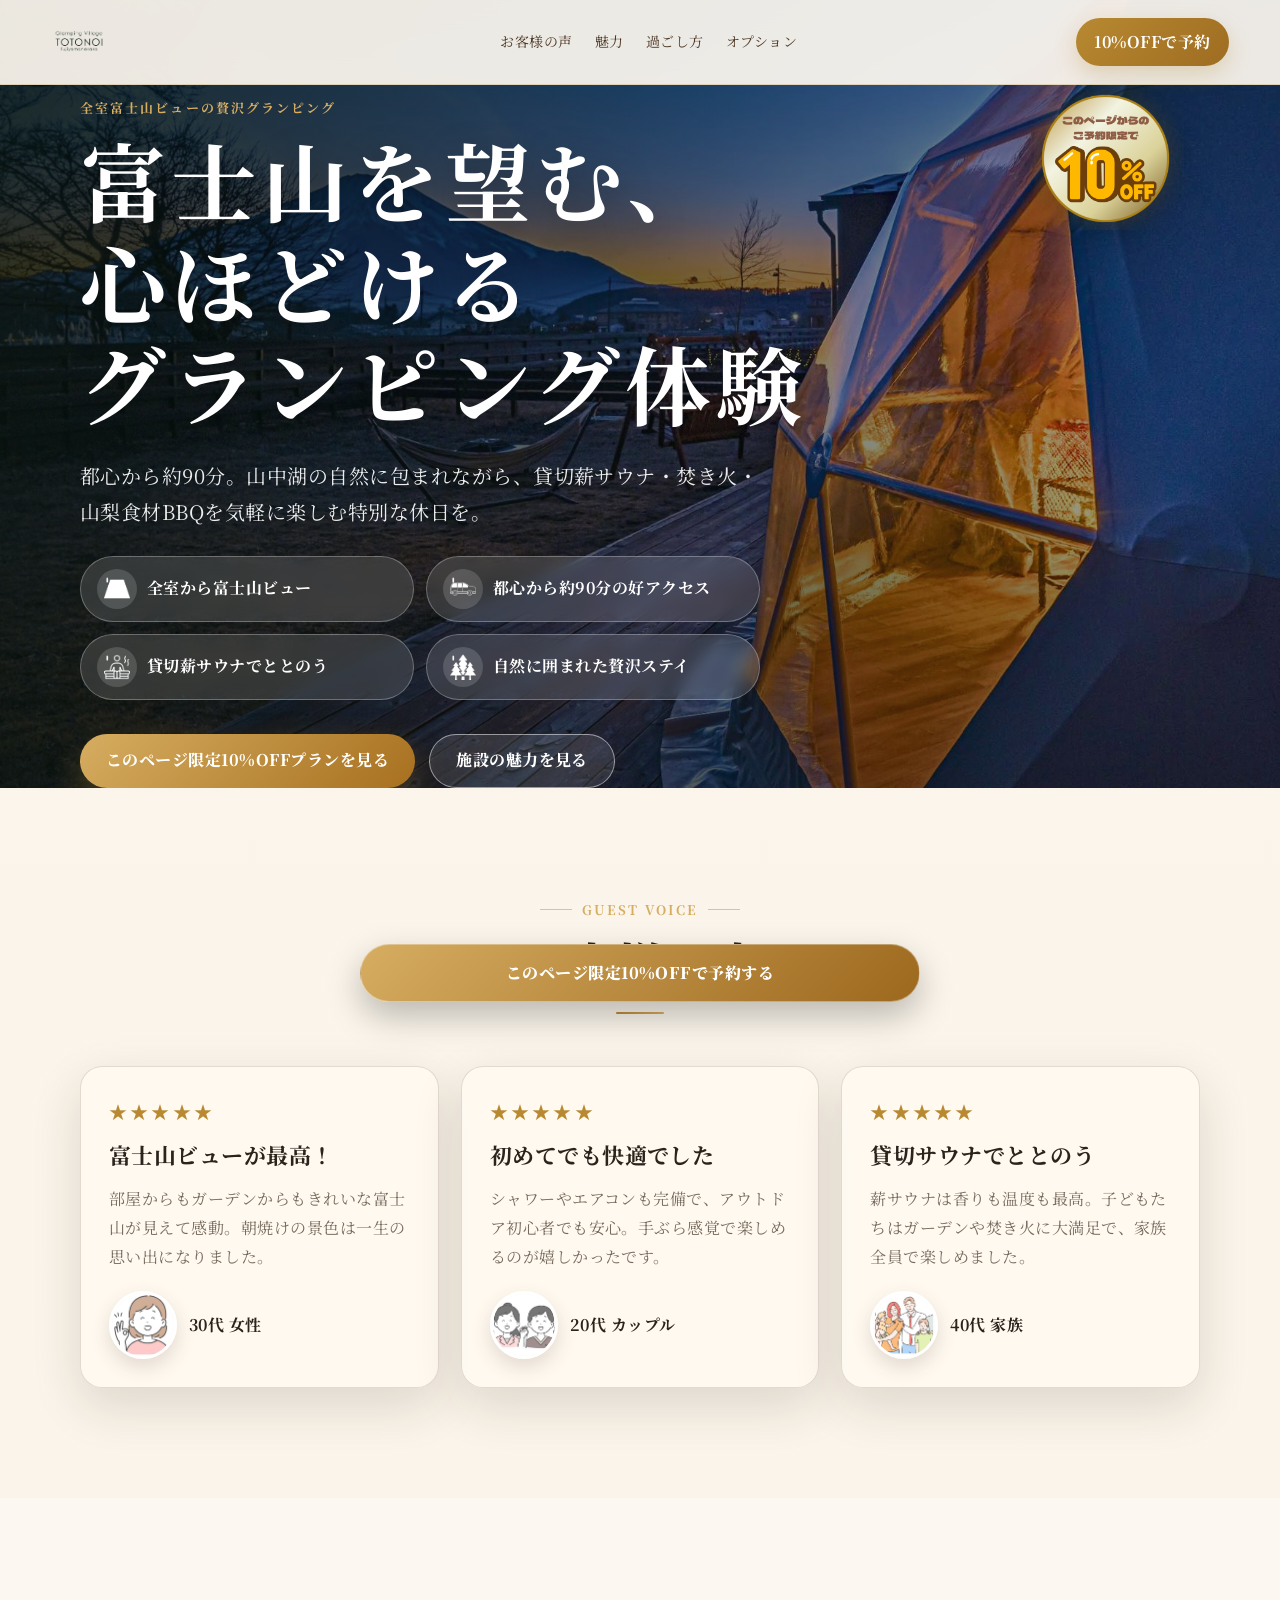
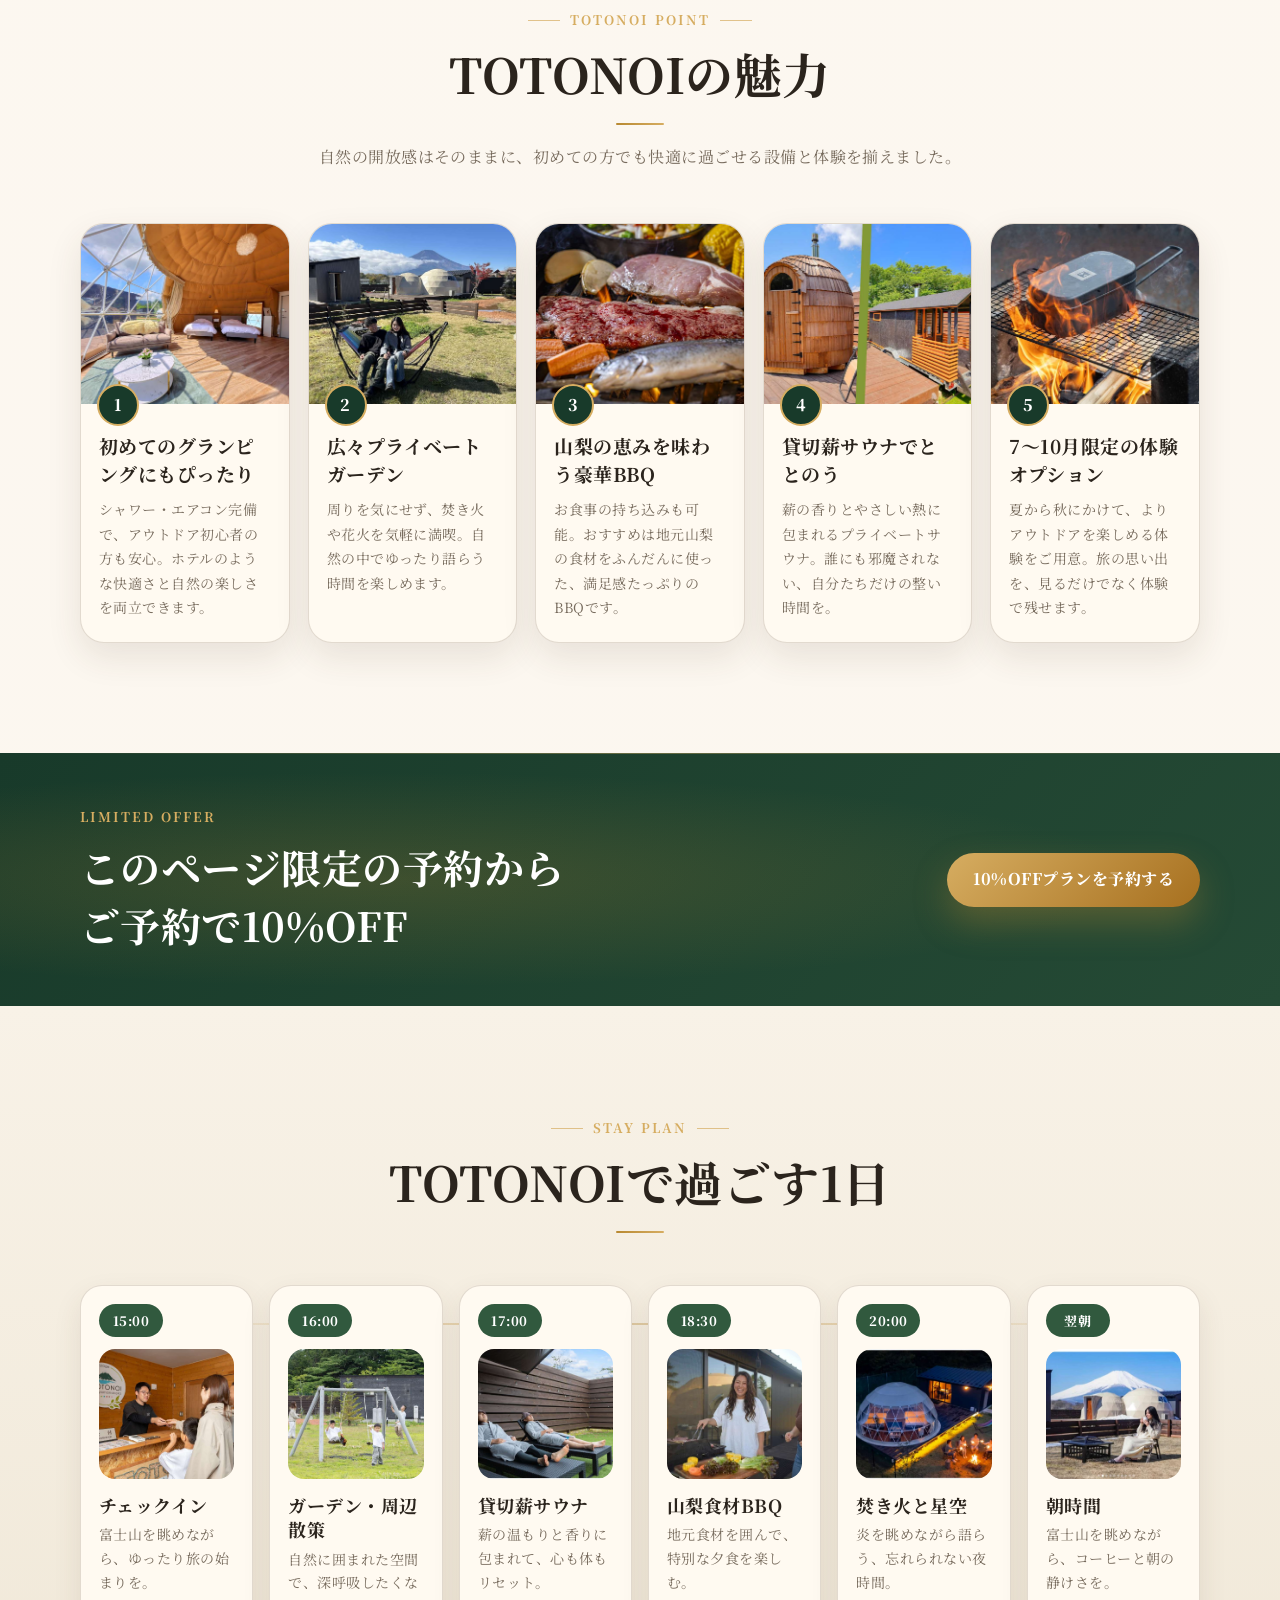
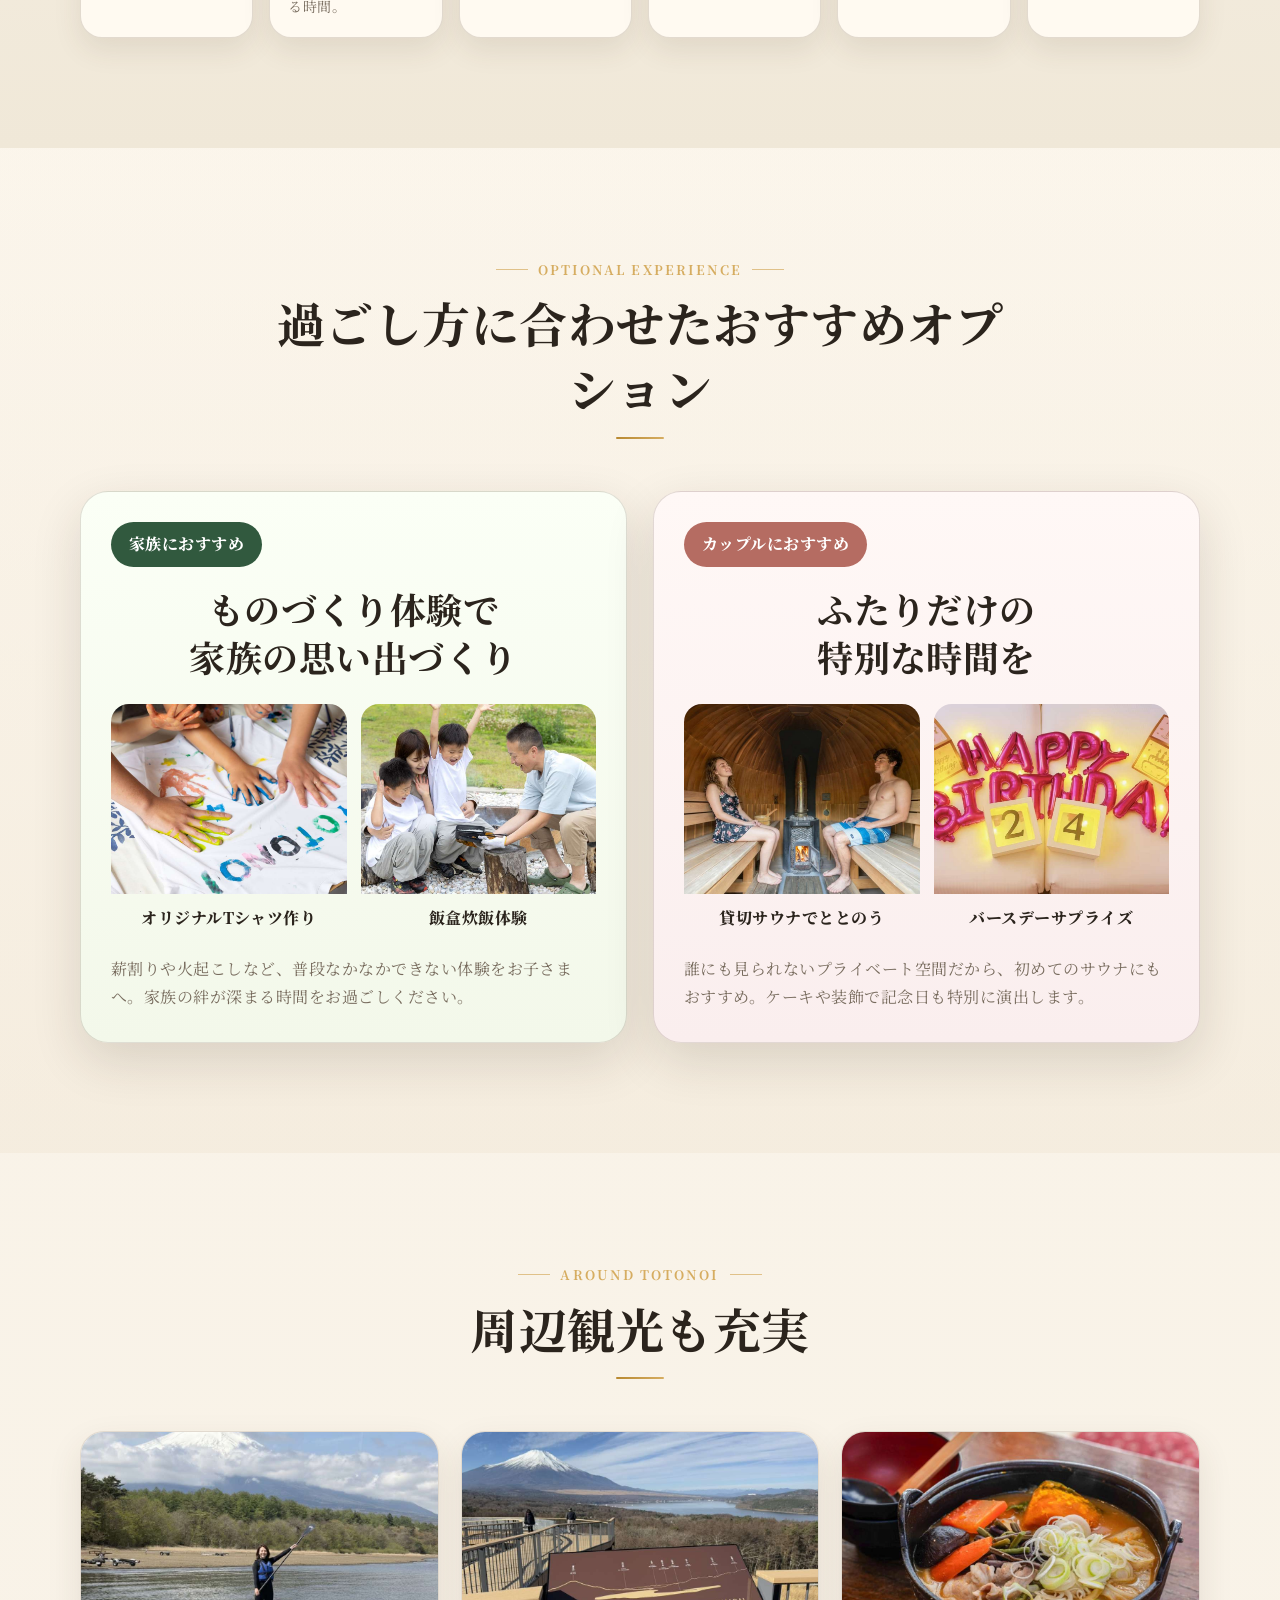
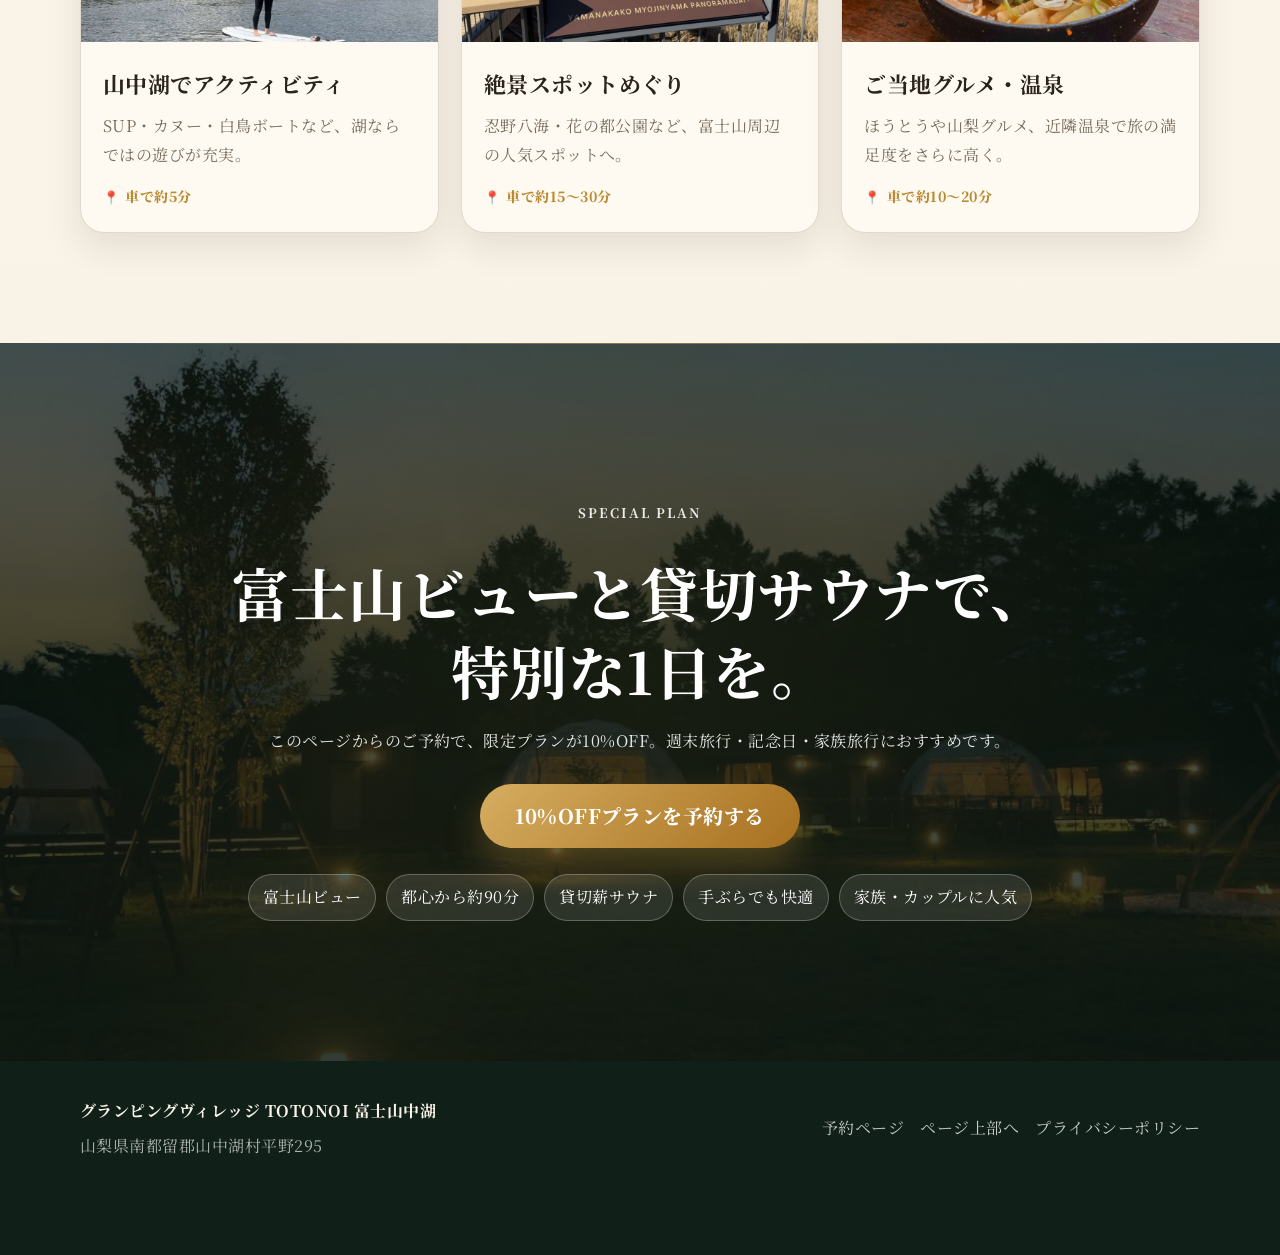
<file: index.html>
<!doctype html>
<html lang="ja">
<head>
  <meta charset="utf-8">
  <meta name="viewport" content="width=device-width, initial-scale=1">
  <title>グランピングヴィレッジTOTONOI 富士山中湖｜LP限定10%OFF</title>
  <meta name="description" content="全室富士山ビュー。都心から約90分、貸切薪サウナと山梨食材BBQを楽しむ山中湖のグランピング。LP限定10%OFFプランはこちら。">
  <meta property="og:title" content="TOTONOI 富士山中湖｜富士山を望むグランピング体験">
  <meta property="og:description" content="全室富士山ビュー、都心から約90分。貸切薪サウナ・BBQ・焚き火・周辺観光を楽しめるグランピング。">
  <meta property="og:type" content="website">
  <meta property="og:image" content="images/hero-mv.jpg">
  <link rel="preconnect" href="https://fonts.googleapis.com">
  <link rel="preconnect" href="https://fonts.gstatic.com" crossorigin>
  <link href="https://fonts.googleapis.com/css2?family=Noto+Serif+JP:wght@400;700;900&display=swap" rel="stylesheet">
  <link rel="stylesheet" href="style.css">

  <!-- Google tag (gtag.js) / GA4 -->
  <script async src="https://www.googletagmanager.com/gtag/js?id=G-E17Z6DEL7V"></script>
  <script>
    window.dataLayer = window.dataLayer || [];
    function gtag(){dataLayer.push(arguments);}
    gtag('js', new Date());

    gtag('config', 'G-E17Z6DEL7V');
  </script>

  <!-- 予約ボタンクリック計測 -->
  <script>
    document.addEventListener('click', function (event) {
      const link = event.target.closest('a');

      if (!link) return;

      const href = link.getAttribute('href') || '';
      const isReserveButton =
        link.classList.contains('js-reserve-link') ||
        href.includes('reserve.489ban.net');

      if (!isReserveButton) return;

      if (typeof gtag === 'function') {
        gtag('event', 'reserve_click', {
          event_category: 'reservation',
          event_label: href,
          value: 1,
          transport_type: 'beacon'
        });
      }
    });
  </script>
</head>
<body>
  <!-- 予約URLはここを書き換えてください -->
  <!-- 例：const RESERVATION_URL = "https://reserve.489ban.net/client/g-totonoi/0/plan/id/xxxxx/stay"; は script.js 側にもあります -->

  <header class="site-header" aria-label="ページヘッダー">
    <a class="brand" href="#top" aria-label="TOTONOIトップへ">
      <img src="images/logo type.png" alt="Glamping Village TOTONOI Fujiyamanakako" class="brand-logo">
    </a>
    <nav class="header-nav" aria-label="主要ナビゲーション">
      <a href="#voices">お客様の声</a>
      <a href="#features">魅力</a>
      <a href="#schedule">過ごし方</a>
      <a href="#options">オプション</a>
    </nav>
    <a class="header-cta js-reserve-link" href="#reserve">10%OFFで予約</a>
  </header>

  <main id="top">
    <section class="hero" aria-label="ファーストビュー">
      <div class="hero-bg" aria-hidden="true"></div>
      <div class="hero-overlay" aria-hidden="true"></div>
      <div class="hero-content container">
        <div class="discount-badge">
          <img src="images/10off.png" alt="このページからのご予約限定で10%OFF">
        </div>
        <p class="eyebrow">全室富士山ビューの贅沢グランピング</p>
        <h1>富士山を望む、<br>心ほどける<br>グランピング体験</h1>
        <p class="hero-lead">都心から約90分。山中湖の自然に包まれながら、貸切薪サウナ・焚き火・山梨食材BBQを気軽に楽しむ特別な休日を。</p>
        <ul class="hero-points" aria-label="TOTONOIの特徴">
          <li><span><img src="images/fujisan.png" alt="富士山"></span>全室から富士山ビュー</li>
          <li><span><img src="images/car.png" alt="アクセス"></span>都心から約90分の好アクセス</li>
          <li><span><img src="images/sauna.png" alt="サウナ"></span>貸切薪サウナでととのう</li>
          <li><span><img src="images/forest.png" alt="自然"></span>自然に囲まれた贅沢ステイ</li>
        </ul>
        <div class="hero-actions">
          <a class="btn btn-primary js-reserve-link" href="#reserve">このページ限定10%OFFプランを見る</a>
          <a class="btn btn-ghost" href="#features">施設の魅力を見る</a>
        </div>
      </div>
    </section>

    <section id="voices" class="section voices">
      <div class="container">
        <div class="section-heading">
          <p class="eyebrow">Guest Voice</p>
          <h2>お客様の声</h2>
        </div>
        <div class="voice-grid">
          <article class="voice-card">
            <div class="stars" aria-label="5つ星">★★★★★</div>
            <h3>富士山ビューが最高！</h3>
            <p>部屋からもガーデンからもきれいな富士山が見えて感動。朝焼けの景色は一生の思い出になりました。</p>
            <div class="voice-person">
              <img src="images/voice-01.jpg" alt="30代女性の手書きイラスト" loading="lazy">
              <span>30代 女性</span>
            </div>
          </article>
          <article class="voice-card">
            <div class="stars" aria-label="5つ星">★★★★★</div>
            <h3>初めてでも快適でした</h3>
            <p>シャワーやエアコンも完備で、アウトドア初心者でも安心。手ぶら感覚で楽しめるのが嬉しかったです。</p>
            <div class="voice-person">
              <img src="images/voice-02.jpg" alt="20代カップルの手書きイラスト" loading="lazy">
              <span>20代 カップル</span>
            </div>
          </article>
          <article class="voice-card">
            <div class="stars" aria-label="5つ星">★★★★★</div>
            <h3>貸切サウナでととのう</h3>
            <p>薪サウナは香りも温度も最高。子どもたちはガーデンや焚き火に大満足で、家族全員で楽しめました。</p>
            <div class="voice-person">
              <img src="images/voice-03.jpg" alt="40代家族の手書きイラスト" loading="lazy">
              <span>40代 家族</span>
            </div>
          </article>
        </div>
      </div>
    </section>

    <section id="features" class="section features">
      <div class="container">
        <div class="section-heading">
          <p class="eyebrow">TOTONOI Point</p>
          <h2>TOTONOIの魅力</h2>
          <p>自然の開放感はそのままに、初めての方でも快適に過ごせる設備と体験を揃えました。</p>
        </div>
        <div class="feature-grid">
          <article class="feature-card">
            <img src="images/feature-room.jpg" alt="快適なグランピング客室" loading="lazy">
            <div class="feature-body">
              <span class="feature-mark">1</span>
              <h3>初めてのグランピングにもぴったり</h3>
              <p>シャワー・エアコン完備で、アウトドア初心者の方も安心。ホテルのような快適さと自然の楽しさを両立できます。</p>
            </div>
          </article>
          <article class="feature-card">
            <img src="images/feature-garden.jpg" alt="焚き火や花火を楽しめるプライベートガーデン" loading="lazy">
            <div class="feature-body">
              <span class="feature-mark">2</span>
              <h3>広々プライベートガーデン</h3>
              <p>周りを気にせず、焚き火や花火を気軽に満喫。自然の中でゆったり語らう時間を楽しめます。</p>
            </div>
          </article>
          <article class="feature-card">
            <img src="images/feature-bbq.jpg" alt="山梨食材を使った豪華BBQ" loading="lazy">
            <div class="feature-body">
              <span class="feature-mark">3</span>
              <h3>山梨の恵みを味わう豪華BBQ</h3>
              <p>お食事の持ち込みも可能。おすすめは地元山梨の食材をふんだんに使った、満足感たっぷりのBBQです。</p>
            </div>
          </article>
          <article class="feature-card">
            <img src="images/feature-sauna.jpg" alt="貸切薪サウナ" loading="lazy">
            <div class="feature-body">
              <span class="feature-mark">4</span>
              <h3>貸切薪サウナでととのう</h3>
              <p>薪の香りとやさしい熱に包まれるプライベートサウナ。誰にも邪魔されない、自分たちだけの整い時間を。</p>
            </div>
          </article>
          <article class="feature-card">
            <img src="images/feature-option.jpg" alt="季節限定アウトドア体験" loading="lazy">
            <div class="feature-body">
              <span class="feature-mark">5</span>
              <h3>7〜10月限定の体験オプション</h3>
              <p>夏から秋にかけて、よりアウトドアを楽しめる体験をご用意。旅の思い出を、見るだけでなく体験で残せます。</p>
            </div>
          </article>
        </div>
      </div>
    </section>

    <section class="section offer-band" aria-label="限定予約特典">
      <div class="container offer-inner">
        <div>
          <p class="eyebrow">Limited Offer</p>
          <h2>このページ限定の予約から<br>ご予約で10%OFF</h2>
        </div>
        <a class="btn btn-primary js-reserve-link" href="#reserve">10%OFFプランを予約する</a>
      </div>
    </section>

    <section id="schedule" class="section schedule">
      <div class="container">
        <div class="section-heading">
          <p class="eyebrow">Stay Plan</p>
          <h2>TOTONOIで過ごす1日</h2>
        </div>
        <div class="timeline">
          <article class="timeline-card">
            <span class="time">15:00</span>
            <img src="images/day-checkin.jpg" alt="チェックインと富士山ビュー" loading="lazy">
            <h3>チェックイン</h3>
            <p>富士山を眺めながら、ゆったり旅の始まりを。</p>
          </article>
          <article class="timeline-card">
            <span class="time">16:00</span>
            <img src="images/day-walk.jpg" alt="ガーデンや周辺散策" loading="lazy">
            <h3>ガーデン・周辺散策</h3>
            <p>自然に囲まれた空間で、深呼吸したくなる時間。</p>
          </article>
          <article class="timeline-card">
            <span class="time">17:00</span>
            <img src="images/day-sauna.jpg" alt="貸切薪サウナ" loading="lazy">
            <h3>貸切薪サウナ</h3>
            <p>薪の温もりと香りに包まれて、心も体もリセット。</p>
          </article>
          <article class="timeline-card">
            <span class="time">18:30</span>
            <img src="images/day-bbq.jpg" alt="山梨食材BBQ" loading="lazy">
            <h3>山梨食材BBQ</h3>
            <p>地元食材を囲んで、特別な夕食を楽しむ。</p>
          </article>
          <article class="timeline-card">
            <span class="time">20:00</span>
            <img src="images/day-fire.jpg" alt="焚き火と星空" loading="lazy">
            <h3>焚き火と星空</h3>
            <p>炎を眺めながら語らう、忘れられない夜時間。</p>
          </article>
          <article class="timeline-card">
            <span class="time">翌朝</span>
            <img src="images/day-morning.jpg" alt="富士山を眺める朝時間" loading="lazy">
            <h3>朝時間</h3>
            <p>富士山を眺めながら、コーヒーと朝の静けさを。</p>
          </article>
        </div>
      </div>
    </section>

    <section id="options" class="section options">
      <div class="container">
        <div class="section-heading">
          <p class="eyebrow">Optional Experience</p>
          <h2>過ごし方に合わせたおすすめオプション</h2>
        </div>
        <div class="option-grid">
          <article class="option-card option-family">
            <span class="option-label">家族におすすめ</span>
            <h3>ものづくり体験で<br>家族の思い出づくり</h3>
            <div class="option-images">
              <figure>
                <img src="images/family-tshirt.jpg" alt="親子でTシャツづくり" loading="lazy">
                <figcaption>オリジナルTシャツ作り</figcaption>
              </figure>
              <figure>
                <img src="images/family-cooking.jpg" alt="飯盒炊飯体験" loading="lazy">
                <figcaption>飯盒炊飯体験</figcaption>
              </figure>
            </div>
            <p>薪割りや火起こしなど、普段なかなかできない体験をお子さまへ。家族の絆が深まる時間をお過ごしください。</p>
          </article>
          <article class="option-card option-couple">
            <span class="option-label">カップルにおすすめ</span>
            <h3>ふたりだけの<br>特別な時間を</h3>
            <div class="option-images">
              <figure>
                <img src="images/couple-sauna.jpg" alt="カップルで貸切サウナ" loading="lazy">
                <figcaption>貸切サウナでととのう</figcaption>
              </figure>
              <figure>
                <img src="images/couple-birthday.jpg" alt="バースデーサプライズ" loading="lazy">
                <figcaption>バースデーサプライズ</figcaption>
              </figure>
            </div>
            <p>誰にも見られないプライベート空間だから、初めてのサウナにもおすすめ。ケーキや装飾で記念日も特別に演出します。</p>
          </article>
        </div>
      </div>
    </section>

    <section class="section sightseeing">
      <div class="container">
        <div class="section-heading">
          <p class="eyebrow">Around TOTONOI</p>
          <h2>周辺観光も充実</h2>
        </div>
        <div class="spot-grid">
          <article class="spot-card">
            <img src="images/spot-yamanakako.jpg" alt="山中湖アクティビティ" loading="lazy">
            <div>
              <h3>山中湖でアクティビティ</h3>
              <p>SUP・カヌー・白鳥ボートなど、湖ならではの遊びが充実。</p>
              <span>車で約5分</span>
            </div>
          </article>
          <article class="spot-card">
            <img src="images/spot-fuji-view.jpg" alt="富士山周辺の絶景スポット" loading="lazy">
            <div>
              <h3>絶景スポットめぐり</h3>
              <p>忍野八海・花の都公園など、富士山周辺の人気スポットへ。</p>
              <span>車で約15〜30分</span>
            </div>
          </article>
          <article class="spot-card">
            <img src="images/spot-gourmet.jpg" alt="山梨グルメ" loading="lazy">
            <div>
              <h3>ご当地グルメ・温泉</h3>
              <p>ほうとうや山梨グルメ、近隣温泉で旅の満足度をさらに高く。</p>
              <span>車で約10〜20分</span>
            </div>
          </article>
        </div>
      </div>
    </section>

    <section id="reserve" class="final-cta">
      <div class="final-bg" aria-hidden="true"></div>
      <div class="final-overlay" aria-hidden="true"></div>
      <div class="container final-content">
        <p class="eyebrow">Special Plan</p>
        <h2>富士山ビューと貸切サウナで、<br>特別な1日を。</h2>
        <p>このページからのご予約で、限定プランが10%OFF。週末旅行・記念日・家族旅行におすすめです。</p>
        <a class="btn btn-primary btn-large js-reserve-link" href="#">10%OFFプランを予約する</a>
        <ul class="final-points">
          <li>富士山ビュー</li>
          <li>都心から約90分</li>
          <li>貸切薪サウナ</li>
          <li>手ぶらでも快適</li>
          <li>家族・カップルに人気</li>
        </ul>
      </div>
    </section>
  </main>

  <footer class="site-footer">
    <div class="container footer-inner">
      <div>
        <strong>グランピングヴィレッジ TOTONOI 富士山中湖</strong>
        <p>山梨県南都留郡山中湖村平野295</p>
      </div>
      <div class="footer-links">
        <a class="js-reserve-link" href="#reserve">予約ページ</a>
        <a href="#top">ページ上部へ</a>
        <a href="privacy.html">プライバシーポリシー</a>
      </div>
    </div>
  </footer>

  <div class="floating-cta" aria-label="固定予約ボタン">
    <a class="js-reserve-link" href="#reserve">このページ限定10%OFFで予約する</a>
  </div>

  <script src="script.js"></script>
</body>
</html>
</file>
<file: style.css>
:root {
  --bg: #f8f2e7;
  --paper: #fffaf1;
  --paper-2: #f0e5d3;
  --green: #183a2a;
  --green-2: #31593e;
  --gold: #b88931;
  --gold-2: #d6ad61;
  --brown: #4d3624;
  --text: #2b241d;
  --muted: #776b5d;
  --line: rgba(77, 54, 36, 0.16);
  --shadow: 0 18px 50px rgba(52, 34, 18, 0.14);
  --shadow-hover: 0 28px 60px rgba(52, 34, 18, 0.20);
  --radius: 22px;
  --container: 1120px;
}

* { box-sizing: border-box; }
html { scroll-behavior: smooth; }
body {
  margin: 0;
  color: var(--text);
  background:
    radial-gradient(circle at top left, rgba(214,173,97,.18), transparent 34rem),
    linear-gradient(180deg, #fbf5eb, var(--bg));
  font-family: "Noto Serif JP", "Yu Mincho", "Hiragino Mincho ProN", serif;
  line-height: 1.8;
  letter-spacing: 0.03em;
}
img { max-width: 100%; display: block; }
a { color: inherit; text-decoration: none; }
.container { width: min(var(--container), calc(100% - 40px)); margin-inline: auto; }
.sp-only { display: none; }

/* =====================
   LOGO
===================== */
.brand-logo {
  height: 56px;
  width: auto;
  display: block;
  filter: brightness(0) saturate(100%) invert(18%) sepia(18%) saturate(800%) hue-rotate(90deg) brightness(80%);
}
@media (max-width: 780px) {
  .brand-logo { height: 40px; }
}

/* =====================
   FADE-IN ANIMATION
===================== */
.fade-in {
  opacity: 0;
  transform: translateY(28px);
  transition: opacity .6s ease, transform .6s ease;
}
.fade-in.is-visible {
  opacity: 1;
  transform: translateY(0);
}
.fade-in:nth-child(2) { transition-delay: .1s; }
.fade-in:nth-child(3) { transition-delay: .2s; }
.fade-in:nth-child(4) { transition-delay: .3s; }
.fade-in:nth-child(5) { transition-delay: .4s; }
.fade-in:nth-child(6) { transition-delay: .5s; }

/* =====================
   HEADER
===================== */
.site-header {
  position: fixed;
  top: 0;
  left: 0;
  right: 0;
  z-index: 50;
  display: flex;
  align-items: center;
  justify-content: space-between;
  gap: 24px;
  padding: 14px clamp(18px, 4vw, 54px);
  background: rgba(255, 250, 241, 0.92);
  border-bottom: 1px solid rgba(184, 137, 49, .25);
  backdrop-filter: blur(14px);
  transition: transform .25s ease, box-shadow .25s ease;
}
.site-header.is-scrolled { box-shadow: 0 10px 30px rgba(24, 58, 42, .12); }
.brand { display: grid; line-height: 1.05; min-width: 170px; }
.brand-sub, .brand span:last-child { font-size: 11px; letter-spacing: .16em; }
.brand strong { font-size: 28px; letter-spacing: .08em; }
.header-nav { display: flex; gap: 22px; font-size: 14px; color: var(--brown); }
.header-nav a { position: relative; }
.header-nav a::after {
  content: "";
  position: absolute;
  left: 0;
  bottom: -5px;
  width: 0;
  height: 1px;
  background: var(--gold);
  transition: width .25s ease;
}
.header-nav a:hover::after { width: 100%; }
.header-cta {
  padding: 10px 18px;
  color: #fff;
  background: linear-gradient(135deg, var(--gold), #9e6c21);
  border-radius: 999px;
  font-weight: 700;
  box-shadow: 0 8px 22px rgba(184, 137, 49, .28);
  transition: transform .2s ease, box-shadow .2s ease;
}
.header-cta:hover {
  transform: translateY(-2px);
  box-shadow: 0 14px 30px rgba(184, 137, 49, .38);
}

/* =====================
   HERO
===================== */
.hero {
  position: relative;
  min-height: 780px;
  display: grid;
  align-items: center;
  overflow: hidden;
  color: #fff;
  background: #15271d;
}
.hero-bg,
.hero-overlay,
.final-bg,
.final-overlay {
  position: absolute;
  inset: 0;
}
.hero-bg {
  background: url("images/hero-mv.jpg") center/cover no-repeat;
  transform: scale(1.04);
  transition: transform 8s ease-out;
}
.hero-bg.is-loaded { transform: scale(1); }
.hero-overlay {
  background:
    linear-gradient(100deg, rgba(8,20,14,.85) 0%, rgba(8,20,14,.55) 45%, rgba(8,20,14,.08) 100%),
    linear-gradient(180deg, rgba(0,0,0,.28), rgba(0,0,0,.12) 45%, rgba(0,0,0,.42));
}
.hero-content { position: relative; z-index: 2; padding-top: 96px; }
.discount-badge {
  position: absolute;
  right: 16px;
  top: 80px;
  width: 150px;
  height: 150px;
  animation: badge-pulse 3.5s ease-in-out infinite;
}
.discount-badge img {
  width: 100%;
  height: 100%;
  object-fit: contain;
  filter: drop-shadow(0 6px 20px rgba(0,0,0,.4));
}

.eyebrow {
  margin: 0 0 10px;
  color: var(--gold-2);
  font-weight: 700;
  letter-spacing: .16em;
  text-transform: uppercase;
  font-size: 13px;
}
.section-heading .eyebrow {
  display: flex;
  align-items: center;
  justify-content: center;
  gap: 10px;
}
.section-heading .eyebrow::before,
.section-heading .eyebrow::after {
  content: "";
  display: block;
  width: 32px;
  height: 1px;
  background: var(--gold-2);
  opacity: .7;
}

.hero h1 {
  margin: 0;
  font-size: clamp(44px, 7vw, 86px);
  line-height: 1.18;
  letter-spacing: .06em;
  text-shadow: 0 10px 34px rgba(0,0,0,.36);
}
.hero-lead {
  max-width: 680px;
  margin: 24px 0 26px;
  font-size: clamp(16px, 2vw, 20px);
  color: rgba(255,255,255,.92);
}
.hero-points {
  display: grid;
  grid-template-columns: repeat(2, minmax(220px, 1fr));
  gap: 12px;
  max-width: 680px;
  padding: 0;
  margin: 0 0 34px;
  list-style: none;
}
.hero-points li {
  display: flex;
  align-items: center;
  gap: 10px;
  padding: 12px 16px;
  border: 1px solid rgba(255,255,255,.28);
  border-radius: 999px;
  background: rgba(255,255,255,.13);
  backdrop-filter: blur(8px);
  font-weight: 700;
  transition: background .2s ease, border-color .2s ease;
}
.hero-points li:hover {
  background: rgba(255,255,255,.2);
  border-color: rgba(214,173,97,.5);
}
.hero-points span {
  display: grid;
  place-items: center;
  width: 40px;
  height: 40px;
  border-radius: 50%;
  background: rgba(255,255,255,.15);
  flex-shrink: 0;
}
.hero-points span img {
  width: 26px;
  height: 26px;
  object-fit: contain;
  display: block;
  filter: brightness(0) invert(1);
}
.hero-actions { display: flex; flex-wrap: wrap; gap: 14px; }

/* =====================
   BUTTONS
===================== */
.btn {
  display: inline-flex;
  align-items: center;
  justify-content: center;
  min-height: 54px;
  padding: 14px 26px;
  border-radius: 999px;
  font-weight: 800;
  line-height: 1.3;
  transition: transform .2s ease, box-shadow .2s ease, background .2s ease;
}
.btn:hover { transform: translateY(-3px); }
.btn-primary {
  color: #fff;
  background: linear-gradient(135deg, var(--gold-2), #a7701f);
  box-shadow: 0 16px 34px rgba(184, 137, 49, .34);
}
.btn-primary:hover {
  box-shadow: 0 22px 44px rgba(184, 137, 49, .46);
}
.btn-ghost {
  color: #fff;
  border: 1px solid rgba(255,255,255,.5);
  background: rgba(255,255,255,.11);
}
.btn-ghost:hover { background: rgba(255,255,255,.2); }
.btn-large { min-width: 320px; min-height: 64px; font-size: 20px; }

/* =====================
   SECTION COMMON
===================== */
.section { padding: clamp(70px, 9vw, 110px) 0; }
.section-heading { text-align: center; max-width: 760px; margin: 0 auto 52px; }
.section-heading h2 {
  margin: 0;
  font-size: clamp(30px, 4vw, 48px);
  line-height: 1.35;
  position: relative;
  display: inline-block;
}
.section-heading h2::after {
  content: "";
  display: block;
  width: 48px;
  height: 2px;
  background: linear-gradient(90deg, var(--gold), var(--gold-2));
  margin: 16px auto 0;
  border-radius: 2px;
}
.section-heading p:not(.eyebrow) { color: var(--muted); margin: 18px 0 0; }

/* =====================
   VOICES
===================== */
.voice-grid,
.spot-grid { display: grid; grid-template-columns: repeat(3, 1fr); gap: 22px; }
.voice-card {
  padding: 28px;
  background: rgba(255,250,241,.9);
  border: 1px solid var(--line);
  border-radius: var(--radius);
  box-shadow: var(--shadow);
  transition: transform .25s ease, box-shadow .25s ease;
}
.voice-card:hover {
  transform: translateY(-6px);
  box-shadow: var(--shadow-hover);
}
.stars { color: var(--gold); letter-spacing: .18em; font-size: 18px; }
.voice-card h3 { margin: 8px 0 10px; font-size: 22px; }
.voice-card p { margin: 0; color: var(--muted); }
.voice-person { display: flex; align-items: center; gap: 12px; margin-top: 20px; font-weight: 700; }
.voice-person img {
  width: 68px;
  height: 68px;
  border-radius: 50%;
  object-fit: cover;
  border: 3px solid #fff;
  box-shadow: 0 8px 20px rgba(77,54,36,.16);
}

/* =====================
   FEATURES
===================== */
.features { background: rgba(255,255,255,.28); }
.feature-grid { display: grid; grid-template-columns: repeat(5, 1fr); gap: 18px; }
.feature-card {
  overflow: hidden;
  background: var(--paper);
  border: 1px solid var(--line);
  border-radius: 24px;
  box-shadow: 0 14px 34px rgba(77,54,36,.11);
  transition: transform .25s ease, box-shadow .25s ease;
}
.feature-card:hover {
  transform: translateY(-6px);
  box-shadow: var(--shadow-hover);
}
.feature-card img { width: 100%; height: 180px; object-fit: cover; transition: transform .4s ease; }
.feature-card:hover img { transform: scale(1.05); }
.feature-body { position: relative; padding: 24px 18px 22px; }
.feature-mark {
  position: absolute;
  top: -20px;
  left: 16px;
  display: grid;
  place-items: center;
  width: 42px;
  height: 42px;
  color: #fff;
  background: var(--green);
  border: 2px solid var(--gold-2);
  border-radius: 50%;
  font-weight: 800;
}
.feature-card h3 { margin: 4px 0 10px; font-size: 19px; line-height: 1.45; }
.feature-card p { margin: 0; color: var(--muted); font-size: 14px; line-height: 1.75; }

/* =====================
   OFFER BAND
===================== */
.offer-band {
  position: relative;
  overflow: hidden;
  padding: 52px 0;
  color: #fff;
  background: linear-gradient(135deg, var(--green), #254a35);
}
.offer-band::before {
  content: "";
  position: absolute;
  inset: 0;
  background: radial-gradient(ellipse at 30% 50%, rgba(184,137,49,.22), transparent 60%);
  pointer-events: none;
}
.offer-band::after {
  content: "";
  position: absolute;
  top: 0;
  left: 0;
  right: 0;
  height: 1px;
  background: linear-gradient(90deg, transparent, rgba(214,173,97,.4), transparent);
}
.offer-inner { position: relative; z-index: 1; display: flex; align-items: center; justify-content: space-between; gap: 28px; }
.offer-inner .eyebrow { color: var(--gold-2); }
.offer-inner h2 { margin: 0; font-size: clamp(26px, 3.2vw, 40px); line-height: 1.45; }
.offer-inner h2::after { display: none; }

/* =====================
   TIMELINE
===================== */
.schedule { background: linear-gradient(180deg, var(--bg), #f0e8d8); }
.timeline { display: grid; grid-template-columns: repeat(6, 1fr); gap: 16px; position: relative; }
.timeline::before {
  content: "";
  position: absolute;
  top: 38px;
  left: 5%;
  right: 5%;
  height: 2px;
  background: linear-gradient(90deg, transparent, var(--gold-2), var(--gold), var(--gold-2), transparent);
  opacity: .35;
  z-index: 0;
}
.timeline-card {
  position: relative;
  z-index: 1;
  padding: 18px;
  background: var(--paper);
  border: 1px solid var(--line);
  border-radius: 22px;
  box-shadow: 0 12px 28px rgba(77,54,36,.10);
  transition: transform .25s ease, box-shadow .25s ease;
}
.timeline-card:hover {
  transform: translateY(-5px);
  box-shadow: var(--shadow-hover);
}
.time {
  display: inline-flex;
  align-items: center;
  justify-content: center;
  min-width: 64px;
  padding: 5px 10px;
  margin-bottom: 12px;
  color: #fff;
  background: var(--green-2);
  border-radius: 999px;
  font-weight: 800;
  font-size: 13px;
}
.timeline-card img { height: 130px; width: 100%; object-fit: cover; border-radius: 16px; transition: transform .4s ease; }
.timeline-card:hover img { transform: scale(1.04); }
.timeline-card h3 { margin: 14px 0 6px; font-size: 18px; line-height: 1.35; }
.timeline-card p { margin: 0; color: var(--muted); font-size: 14px; line-height: 1.7; }

/* =====================
   OPTIONS
===================== */
.options { background: linear-gradient(180deg, rgba(255,250,241,.3), rgba(240,229,211,.45)); }
.option-grid { display: grid; grid-template-columns: repeat(2, 1fr); gap: 26px; }
.option-card {
  padding: 30px;
  border: 1px solid var(--line);
  border-radius: 28px;
  box-shadow: var(--shadow);
  transition: transform .25s ease, box-shadow .25s ease;
}
.option-card:hover {
  transform: translateY(-5px);
  box-shadow: var(--shadow-hover);
}
.option-family { background: linear-gradient(180deg, #fbfff6, #f3f8ea); }
.option-couple { background: linear-gradient(180deg, #fff8f6, #faeeee); }
.option-label {
  display: inline-flex;
  padding: 8px 18px;
  color: #fff;
  background: var(--green-2);
  border-radius: 999px;
  font-weight: 800;
}
.option-couple .option-label { background: #b56c62; }
.option-card h3 { margin: 18px 0 22px; font-size: clamp(26px, 3vw, 36px); line-height: 1.35; text-align: center; }
.option-images { display: grid; grid-template-columns: repeat(2, 1fr); gap: 14px; }
.option-images figure { margin: 0; overflow: hidden; border-radius: 18px; }
.option-images img { height: 190px; width: 100%; object-fit: cover; transition: transform .4s ease; }
.option-images figure:hover img { transform: scale(1.06); }
.option-images figcaption { margin-top: 10px; font-weight: 800; text-align: center; }
.option-card p { color: var(--muted); margin: 22px 0 0; }

/* =====================
   SIGHTSEEING
===================== */
.spot-card {
  overflow: hidden;
  background: var(--paper);
  border: 1px solid var(--line);
  border-radius: 24px;
  box-shadow: 0 14px 34px rgba(77,54,36,.11);
  transition: transform .25s ease, box-shadow .25s ease;
}
.spot-card:hover {
  transform: translateY(-6px);
  box-shadow: var(--shadow-hover);
}
.spot-card img { height: 210px; width: 100%; object-fit: cover; transition: transform .4s ease; }
.spot-card:hover img { transform: scale(1.06); }
.spot-card div { padding: 22px; }
.spot-card h3 { margin: 0 0 8px; font-size: 22px; }
.spot-card p { margin: 0 0 12px; color: var(--muted); }
.spot-card span {
  display: inline-flex;
  align-items: center;
  gap: 6px;
  color: var(--gold);
  font-weight: 800;
  font-size: 14px;
}
.spot-card span::before {
  content: "📍";
  font-size: 13px;
}

/* =====================
   FINAL CTA
===================== */
.final-cta {
  position: relative;
  overflow: hidden;
  padding: clamp(86px, 12vw, 140px) 0;
  color: #fff;
  text-align: center;
  background: var(--green);
}
.final-bg { background: url("images/cta-bg.jpg") center/cover no-repeat; }
.final-overlay {
  background:
    linear-gradient(180deg, rgba(12,24,18,.64), rgba(12,24,18,.84)),
    radial-gradient(circle at center, rgba(184,137,49,.28), transparent 38rem);
}
.final-cta::after {
  content: "";
  position: absolute;
  top: 0;
  left: 0;
  right: 0;
  height: 1px;
  background: linear-gradient(90deg, transparent, rgba(214,173,97,.5), transparent);
}
.final-content { position: relative; z-index: 2; }
.final-content .eyebrow { justify-content: center; }
.final-content h2 { margin: 0; font-size: clamp(34px, 5vw, 58px); line-height: 1.35; }
.final-content h2::after { background: linear-gradient(90deg, var(--gold-2), rgba(214,173,97,.3)); }
.final-content p { max-width: 760px; margin: 18px auto 28px; color: rgba(255,255,255,.9); }
.final-points {
  display: flex;
  justify-content: center;
  flex-wrap: wrap;
  gap: 10px;
  padding: 0;
  margin: 26px 0 0;
  list-style: none;
}
.final-points li {
  padding: 8px 14px;
  border: 1px solid rgba(255,255,255,.25);
  border-radius: 999px;
  background: rgba(255,255,255,.1);
  transition: background .2s ease;
}
.final-points li:hover { background: rgba(255,255,255,.18); }

/* =====================
   FOOTER
===================== */
.site-footer {
  padding: 36px 0 94px;
  color: #f8f2e7;
  background: #102019;
}
.footer-inner { display: flex; justify-content: space-between; gap: 24px; align-items: center; }
.footer-inner p { margin: 6px 0 0; color: rgba(255,255,255,.65); }
.footer-links { display: flex; flex-wrap: wrap; gap: 16px; color: rgba(255,255,255,.78); }
.footer-links a:hover { color: #fff; }

/* =====================
   FLOATING CTA
===================== */
.floating-cta {
  position: fixed;
  left: 50%;
  bottom: 18px;
  z-index: 60;
  transform: translateX(-50%) translateY(120px);
  width: min(560px, calc(100% - 28px));
  transition: transform .28s ease;
}
.floating-cta.is-visible { transform: translateX(-50%) translateY(0); }
.floating-cta a {
  display: flex;
  justify-content: center;
  align-items: center;
  min-height: 58px;
  color: #fff;
  background: linear-gradient(135deg, var(--gold-2), #9c681e);
  border: 1px solid rgba(255,255,255,.35);
  border-radius: 999px;
  box-shadow: 0 14px 34px rgba(0,0,0,.25);
  font-weight: 900;
  transition: transform .2s ease, box-shadow .2s ease;
}
.floating-cta a:hover {
  transform: translateY(-2px);
  box-shadow: 0 20px 44px rgba(0,0,0,.35);
}

/* =====================
   RESPONSIVE
===================== */
@media (max-width: 1040px) {
  .header-nav { display: none; }
  .feature-grid { grid-template-columns: repeat(2, 1fr); }
  .feature-card:last-child { grid-column: 1 / -1; }
  .timeline { grid-template-columns: repeat(3, 1fr); }
  .timeline::before { display: none; }
}

@media (max-width: 780px) {
  .container { width: min(100% - 28px, var(--container)); }
  .sp-only { display: inline; }
  .site-header { padding: 10px 14px; }
  .brand strong { font-size: 22px; }
  .brand-sub, .brand span:last-child { font-size: 10px; }
  .header-cta { padding: 9px 12px; font-size: 13px; }
  .hero { min-height: 820px; align-items: end; }
  .hero-bg { background-position: center top; }
  .hero-overlay {
    background:
      linear-gradient(180deg, rgba(12,24,18,.18) 0%, rgba(12,24,18,.5) 35%, rgba(12,24,18,.88) 100%);
  }
  .hero-content { padding: 100px 0 54px; }
  .discount-badge {
    top: 56px;
    right: 10px;
    width: 110px;
    height: 110px;
  }
  .hero h1 {
    font-size: clamp(26px, 7.5vw, 40px);
    line-height: 1.3;
    margin-top: 8px;
  }
  .hero-lead { font-size: 14px; margin: 14px 0 18px; }
  .hero-points { grid-template-columns: 1fr; gap: 8px; margin: 0 0 20px; }
  .hero-points li { font-size: 13px; padding: 9px 12px; }
  .hero-actions { display: grid; gap: 10px; }
  .btn { width: 100%; min-height: 48px; }
  .voice-grid, .spot-grid, .option-grid { grid-template-columns: 1fr; }
  .feature-grid { grid-template-columns: 1fr; }
  .feature-card:last-child { grid-column: auto; }
  .feature-card img { height: 220px; }
  .offer-inner { display: grid; text-align: center; }
  .timeline { grid-template-columns: 1fr; }
  .timeline-card { display: grid; grid-template-columns: 92px 1fr; gap: 0 16px; align-items: start; }
  .timeline-card .time { grid-column: 1; grid-row: 1; }
  .timeline-card img { grid-column: 1; grid-row: 2 / span 2; height: 92px; border-radius: 14px; }
  .timeline-card h3 { grid-column: 2; grid-row: 1; margin-top: 0; padding-top: 2px; }
  .timeline-card p { grid-column: 2; grid-row: 2; }
  .option-card { padding: 22px; }
  .option-images { grid-template-columns: 1fr; }
  .option-images img { height: 220px; }
  .footer-inner { display: grid; text-align: center; justify-items: center; }
  .footer-links { justify-content: center; }
}

@media (max-width: 420px) {
  body { letter-spacing: .01em; }
  .header-cta { font-size: 12px; }
  .hero-lead { font-size: 15px; }
  .section { padding: 64px 0; }
  .voice-card { padding: 22px; }
  .btn-large { min-width: 0; font-size: 18px; }
  .spot-card img { height: 185px; }
}
</file>
